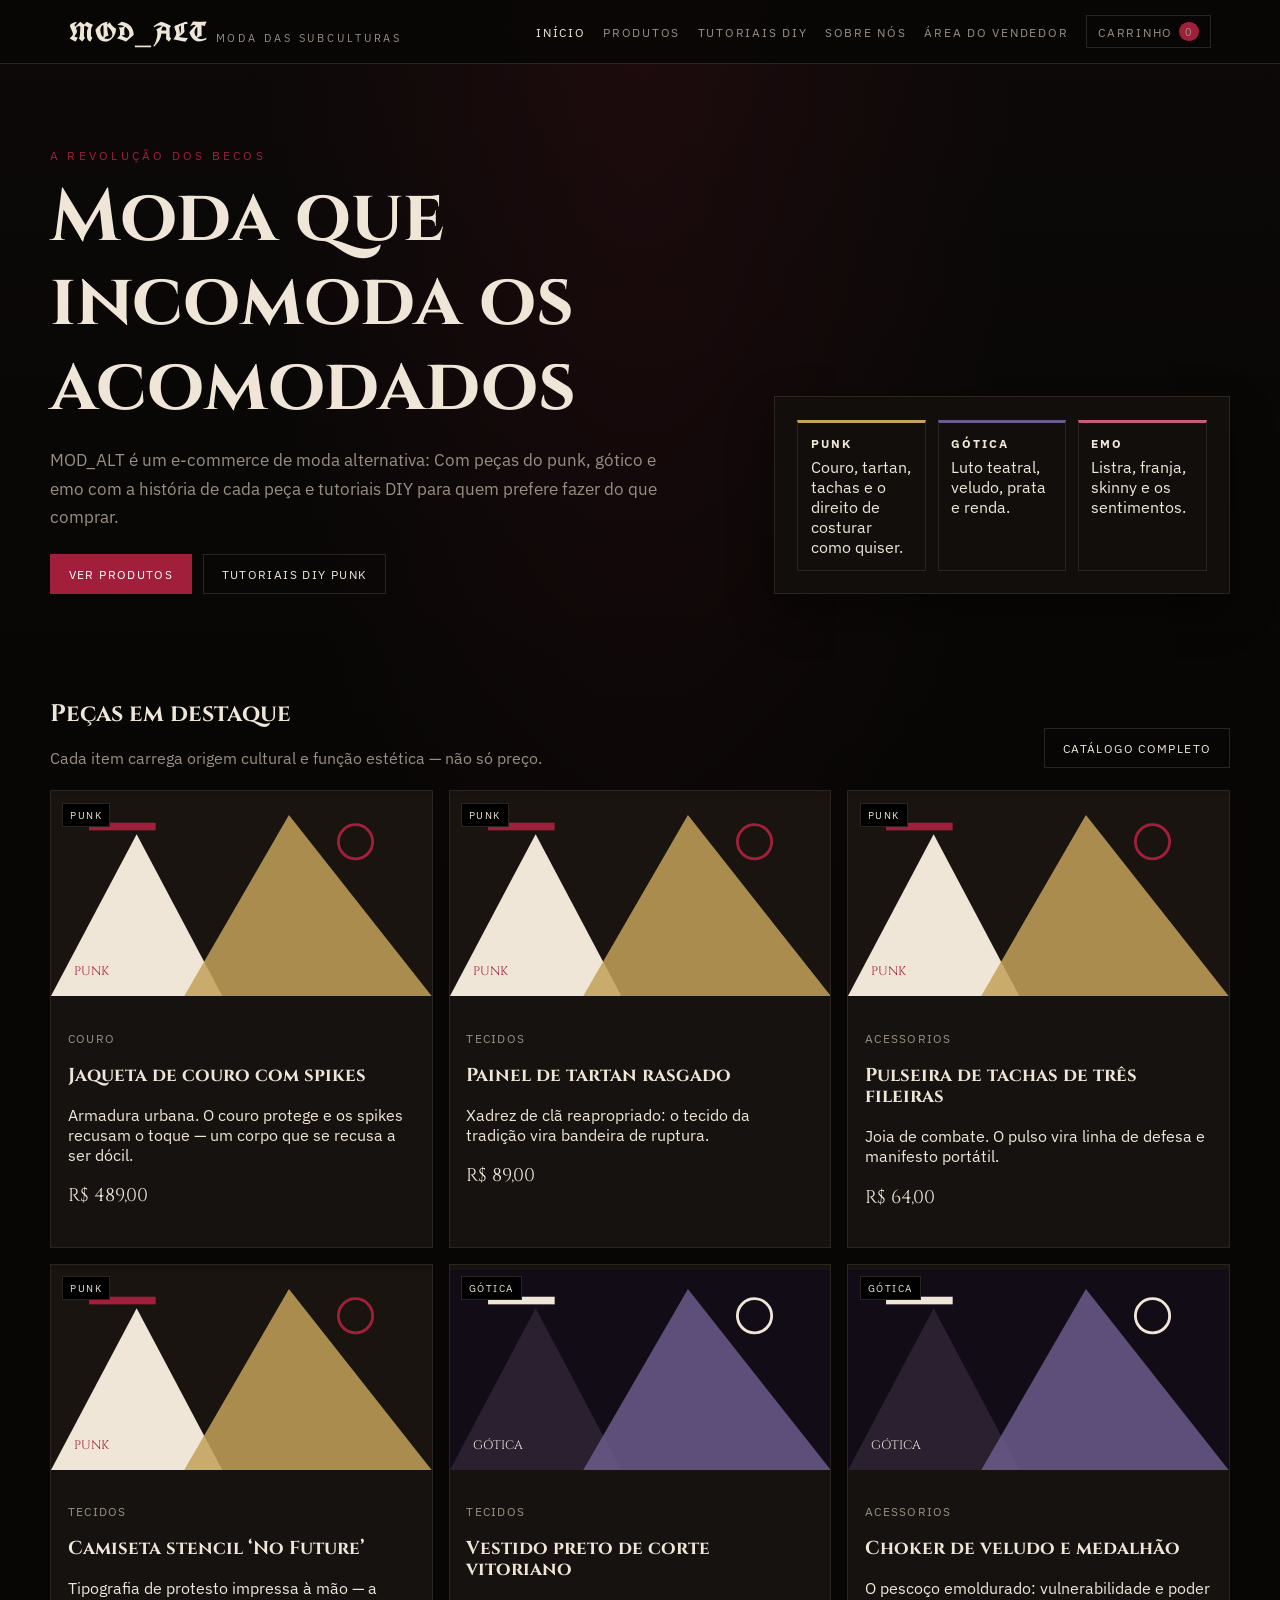
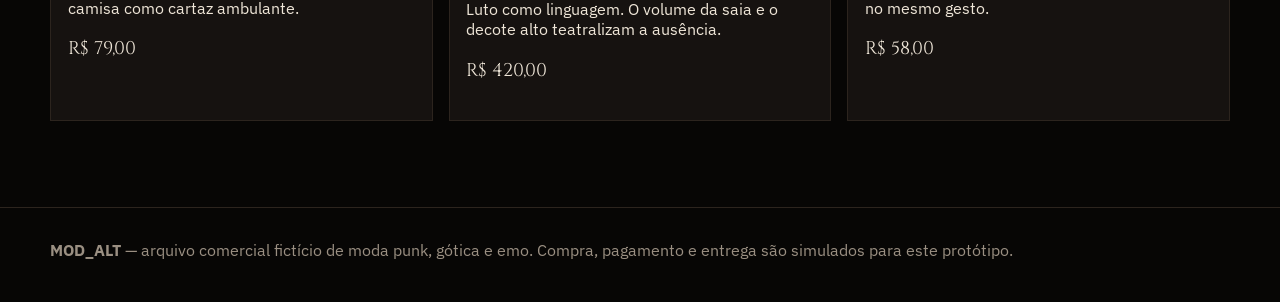
<file: index.html>
<!DOCTYPE html>
<html lang="pt-BR">
<head>
  <meta charset="UTF-8">
  <meta name="viewport" content="width=device-width, initial-scale=1.0">
  <title>MOD_ALT — moda das subculturas</title>
  <link rel="preconnect" href="https://fonts.googleapis.com">
  <link rel="preconnect" href="https://fonts.gstatic.com" crossorigin>
  <link href="https://fonts.googleapis.com/css2?family=Cinzel:wght@700&family=IBM+Plex+Sans:wght@400;600&family=UnifrakturCook:wght@700&display=swap" rel="stylesheet">
  <link rel="stylesheet" href="css/style.css">
</head>
<body>
  <header id="site-header" class="site-header"></header>
  <main class="wrap">
    <section class="hero">
      <div>
        <p class="kicker">A revolução dos becos</p>
        <h1>Moda que incomoda os acomodados</h1>
        <p class="lede">
          MOD_ALT é um e-commerce de moda alternativa: Com peças 
          do punk, gótico e emo com a história de cada peça e tutoriais DIY para
          quem prefere fazer do que comprar.
        </p>
        <div class="actions">
          <a class="btn" href="pages/produtos.html">Ver produtos</a>
          <a class="btn ghost" href="pages/diy.html">Tutoriais DIY punk</a>
        </div>
      </div>
      <aside class="hero-panel">
        <div class="cultures">
          <a class="culture punk" href="pages/produtos.html?cultura=punk">
            <b>Punk</b>
            Couro, tartan, tachas e o direito de costurar como quiser.
          </a>
          <a class="culture goth" href="pages/produtos.html?cultura=gotica">
            <b>Gótica</b>
            Luto teatral, veludo, prata e renda.
          </a>
          <a class="culture emo" href="pages/produtos.html?cultura=emo">
            <b>Emo</b>
            Listra, franja, skinny e os sentimentos.
          </a>
        </div>
      </aside>
    </section>

    <section class="section">
      <div class="section-head">
        <div>
          <h2>Peças em destaque</h2>
          <p>Cada item carrega origem cultural e função estética — não só preço.</p>
        </div>
        <a class="btn ghost" href="pages/produtos.html">Catálogo completo</a>
      </div>
      <div class="grid" id="featured"></div>
    </section>
  </main>
  <footer id="site-footer" class="site-footer"></footer>
  <script src="js/produtopadrao.js"></script>
  <script src="js/layout.js"></script>
  <script src="js/inicio.js"></script>
</body>
</html>
</file>
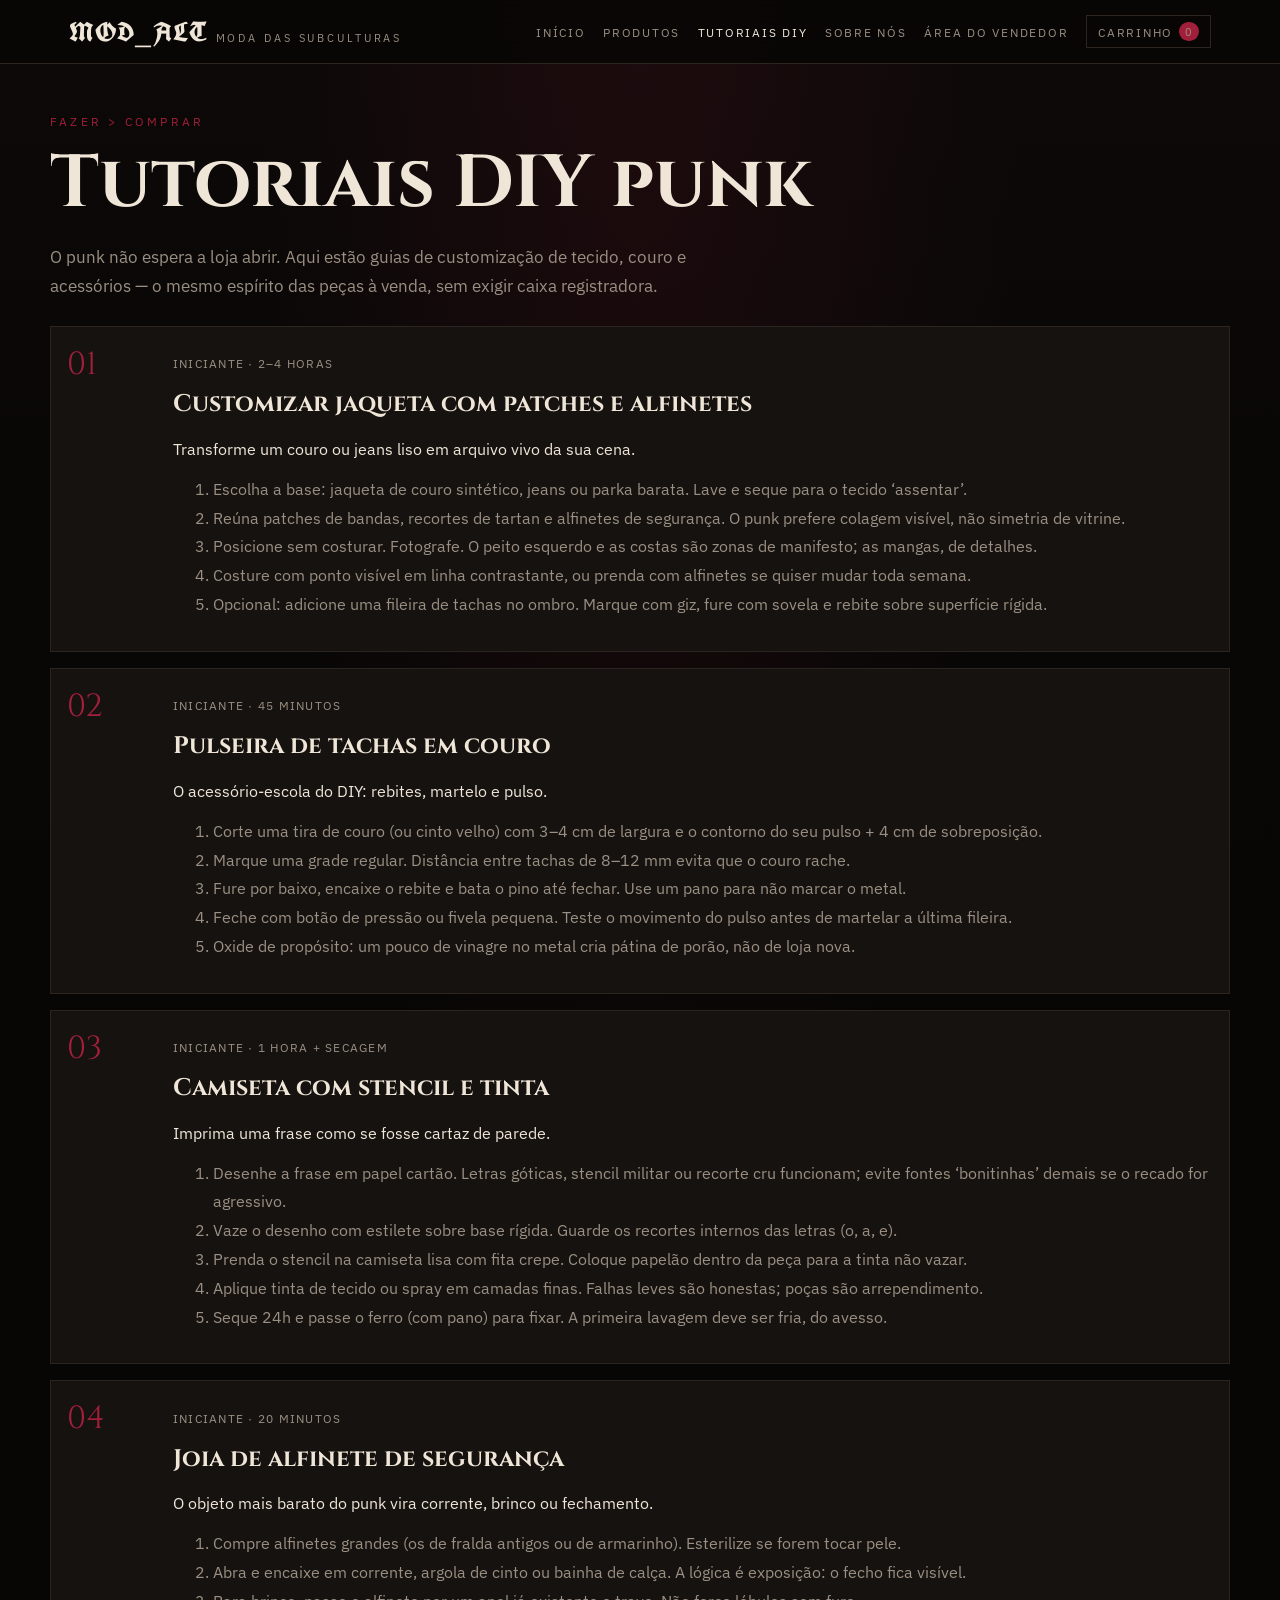
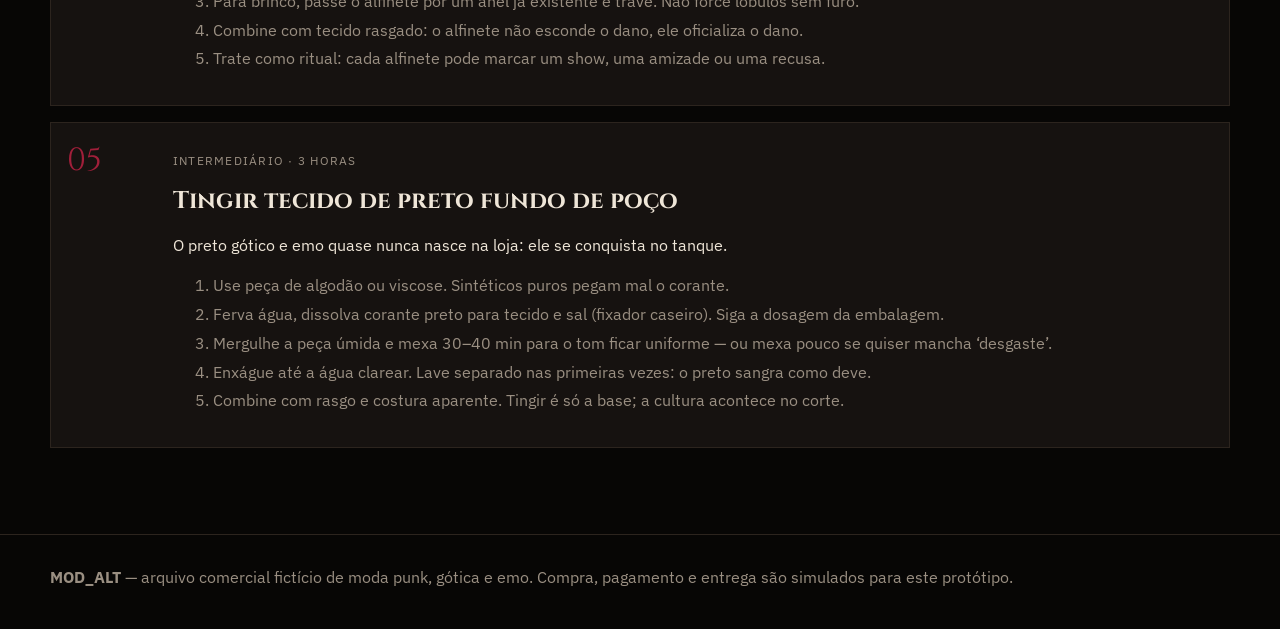
<file: diy.html>
<!DOCTYPE html>
<html lang="pt-BR">
<head>
  <meta charset="UTF-8">
  <meta name="viewport" content="width=device-width, initial-scale=1.0">
  <title>Tutoriais DIY punk — MOD_ALT</title>
  <link rel="preconnect" href="https://fonts.googleapis.com">
  <link rel="preconnect" href="https://fonts.gstatic.com" crossorigin>
  <link href="https://fonts.googleapis.com/css2?family=Cinzel:wght@700&family=IBM+Plex+Sans:wght@400;600&family=UnifrakturCook:wght@700&display=swap" rel="stylesheet">
  <link rel="stylesheet" href="css/style.css">
</head>
<body>
  <header id="site-header" class="site-header"></header>
  <main class="wrap section">
    <p class="kicker">fazer > comprar</p>
    <h1>Tutoriais DIY punk</h1>
    <p class="lede">O punk não espera a loja abrir. Aqui estão guias de customização de tecido, couro e acessórios — o mesmo espírito das peças à venda, sem exigir caixa registradora.</p>
    <div id="tutorials" style="display:grid;gap:1rem;margin-top:1.6rem"></div>
  </main>
  <footer id="site-footer" class="site-footer"></footer>
  <script src="js/store.js"></script>
  <script src="js/layout.js"></script>
  <script>
    layout("diy");
    document.getElementById("tutorials").innerHTML = TUTORIALS.map((t, idx) => `
      <article class="tutorial" id="${t.id}">
        <div class="step-num">${String(idx + 1).padStart(2, "0")}</div>
        <div>
          <p class="meta">${t.level} · ${t.time}</p>
          <h2>${t.title}</h2>
          <p>${t.summary}</p>
          <ol class="history">
            ${t.steps.map((s) => `<li>${s}</li>`).join("")}
          </ol>
        </div>
      </article>
    `).join("");
  </script>
</body>
</html>
</file>
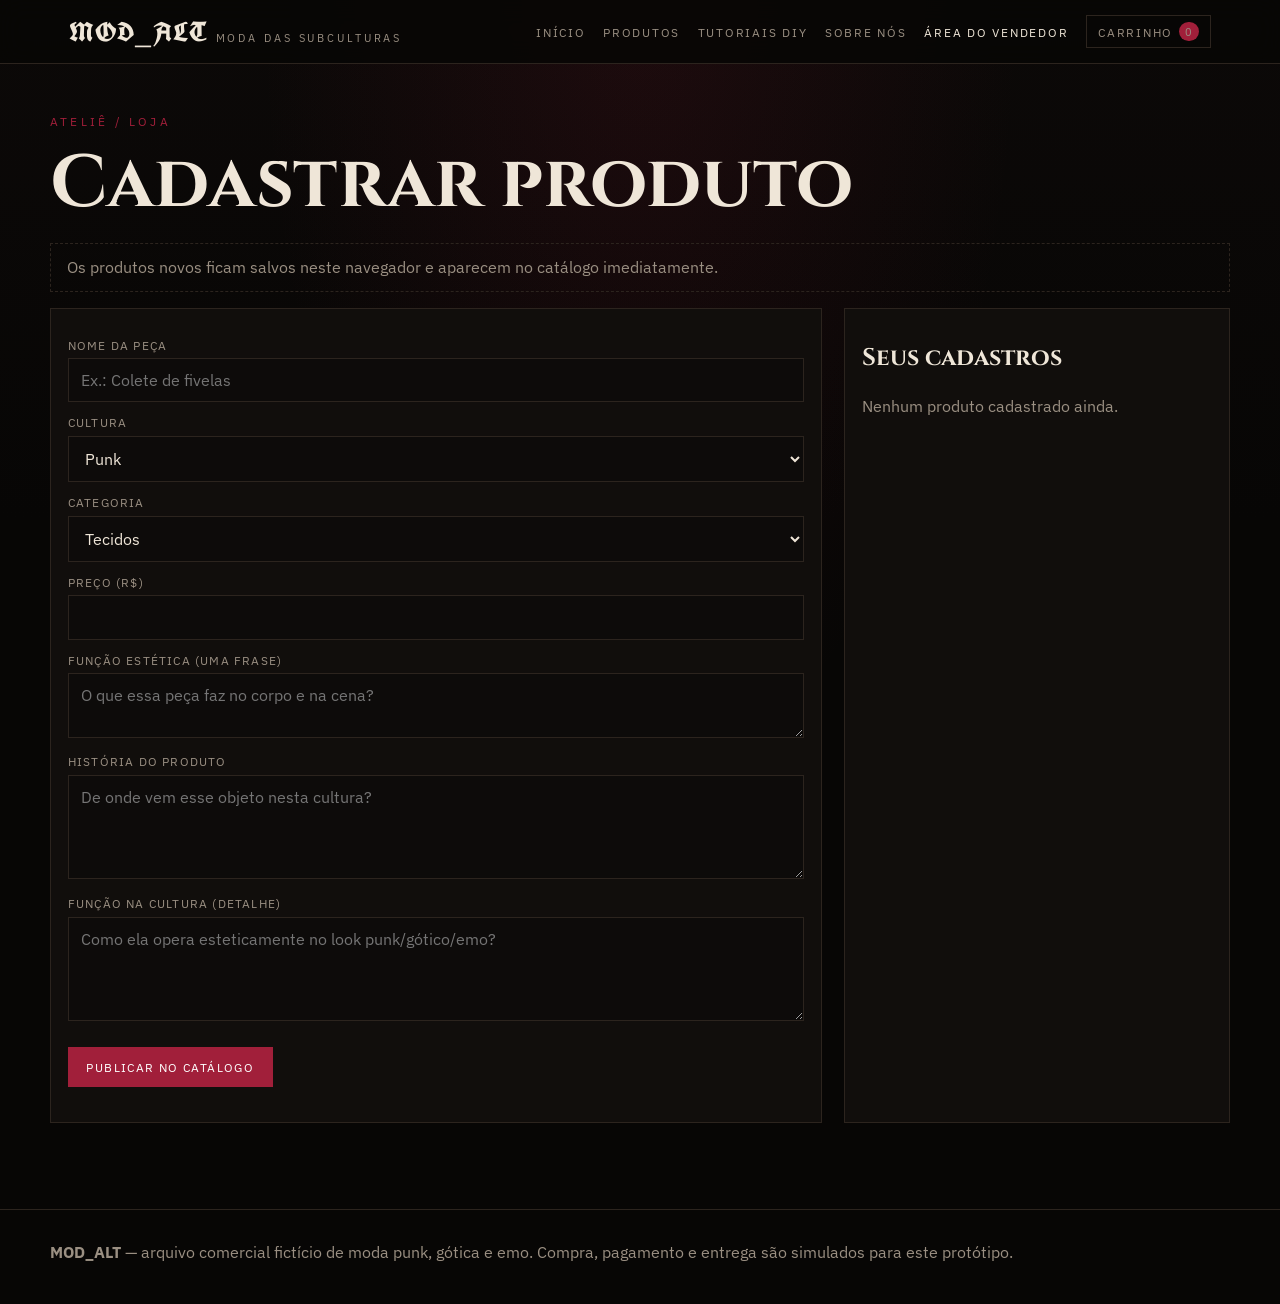
<file: vendedor.html>
<!DOCTYPE html>
<html lang="pt-BR">
<head>
  <meta charset="UTF-8">
  <meta name="viewport" content="width=device-width, initial-scale=1.0">
  <title>Área do vendedor — MOD_ALT</title>
  <link rel="preconnect" href="https://fonts.googleapis.com">
  <link rel="preconnect" href="https://fonts.gstatic.com" crossorigin>
  <link href="https://fonts.googleapis.com/css2?family=Cinzel:wght@700&family=IBM+Plex+Sans:wght@400;600&family=UnifrakturCook:wght@700&display=swap" rel="stylesheet">
  <link rel="stylesheet" href="css/style.css">
</head>
<body>
  <header id="site-header" class="site-header"></header>
  <main class="wrap section">
    <p class="kicker">ateliê / loja</p>
    <h1>Cadastrar produto</h1>
    <p class="notice">Os produtos novos ficam salvos neste navegador e aparecem no catálogo imediatamente.</p>
    <div class="layout-2">
      <form class="panel" id="seller-form">
        <label>Nome da peça</label>
        <input name="name" required placeholder="Ex.: Colete de fivelas">
        <label>Cultura</label>
        <select name="culture" required>
          <option value="punk">Punk</option>
          <option value="gotica">Gótica</option>
          <option value="emo">Emo</option>
        </select>
        <label>Categoria</label>
        <select name="category" required>
          <option value="tecidos">Tecidos</option>
          <option value="couro">Couro</option>
          <option value="acessorios">Acessórios</option>
        </select>
        <label>Preço (R$)</label>
        <input name="price" type="number" min="1" step="0.01" required>
        <label>Função estética (uma frase)</label>
        <textarea name="aesthetic" rows="2" required placeholder="O que essa peça faz no corpo e na cena?"></textarea>
        <label>História do produto</label>
        <textarea name="history" rows="4" required placeholder="De onde vem esse objeto nesta cultura?"></textarea>
        <label>Função na cultura (detalhe)</label>
        <textarea name="function" rows="4" required placeholder="Como ela opera esteticamente no look punk/gótico/emo?"></textarea>
        <div class="actions">
          <button class="btn" type="submit">Publicar no catálogo</button>
        </div>
        <p id="seller-msg"></p>
      </form>
      <aside class="panel">
        <h2>Seus cadastros</h2>
        <div id="mine"></div>
      </aside>
    </div>
  </main>
  <footer id="site-footer" class="site-footer"></footer>
  <script src="js/store.js"></script>
  <script src="js/layout.js"></script>
  <script>
    layout("vendedor");
    function listMine() {
      const extra = JSON.parse(localStorage.getItem("modalt_products") || "[]");
      document.getElementById("mine").innerHTML = extra.length
        ? extra.map((p) => `<p><a href="produto.html?id=${p.id}">${p.name}</a><br><span class="meta">${cultureLabel(p.culture)} · ${money(p.price)}</span></p>`).join("")
        : '<p class="history">Nenhum produto cadastrado ainda.</p>';
    }
    listMine();
    document.getElementById("seller-form").onsubmit = (e) => {
      e.preventDefault();
      const data = Object.fromEntries(new FormData(e.target));
      const product = {
        id: "s-" + Date.now(),
        name: data.name,
        culture: data.culture,
        category: data.category,
        price: Number(data.price),
        aesthetic: data.aesthetic,
        history: data.history,
        function: data.function
      };
      saveSellerProduct(product);
      e.target.reset();
      document.getElementById("seller-msg").innerHTML = '<span class="notice success">Peça publicada. Ela já aparece em Produtos.</span>';
      listMine();
    };
  </script>
</body>
</html>
</file>
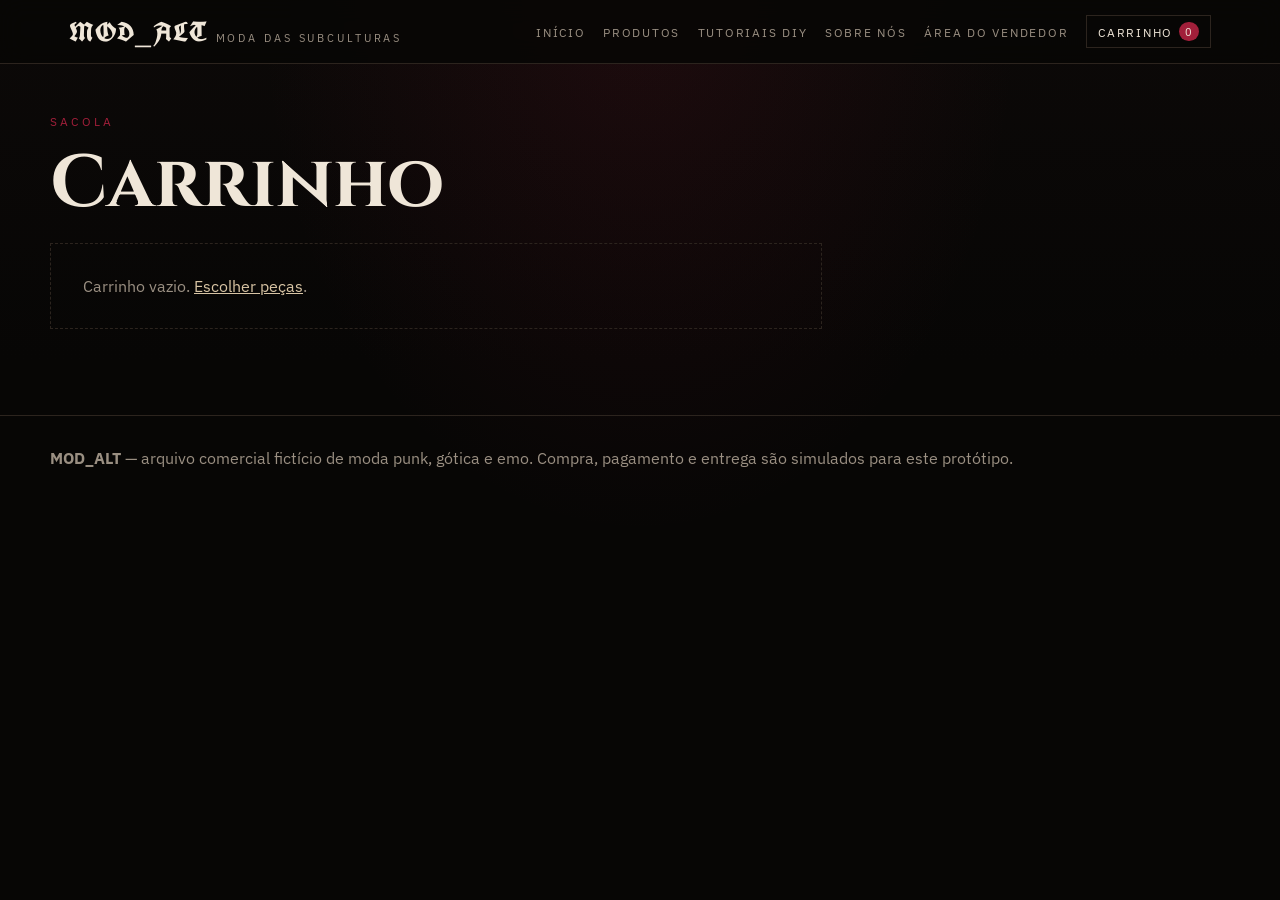
<file: pages/carrinho.html>
<!DOCTYPE html>
<html lang="pt-BR">
<head>
  <meta charset="UTF-8">
  <meta name="viewport" content="width=device-width, initial-scale=1.0">
  <title>Carrinho — MOD_ALT</title>
  <link rel="preconnect" href="https://fonts.googleapis.com">
  <link rel="preconnect" href="https://fonts.gstatic.com" crossorigin>
  <link href="https://fonts.googleapis.com/css2?family=Cinzel:wght@700&family=IBM+Plex+Sans:wght@400;600&family=UnifrakturCook:wght@700&display=swap" rel="stylesheet">
  <link rel="stylesheet" href="../css/style.css">
</head>
<body>
  <header id="site-header" class="site-header"></header>
  <main class="wrap section">
    <p class="kicker">sacola</p>
    <h1>Carrinho</h1>
    <div class="layout-2" id="cart-root"></div>
  </main>
  <footer id="site-footer" class="site-footer"></footer>
  <script src="../js/produtopadrao.js"></script>
  <script src="../js/layout.js"></script>
  <script src="../js/carrinho.js"></script>
</body>
</html>
</file>
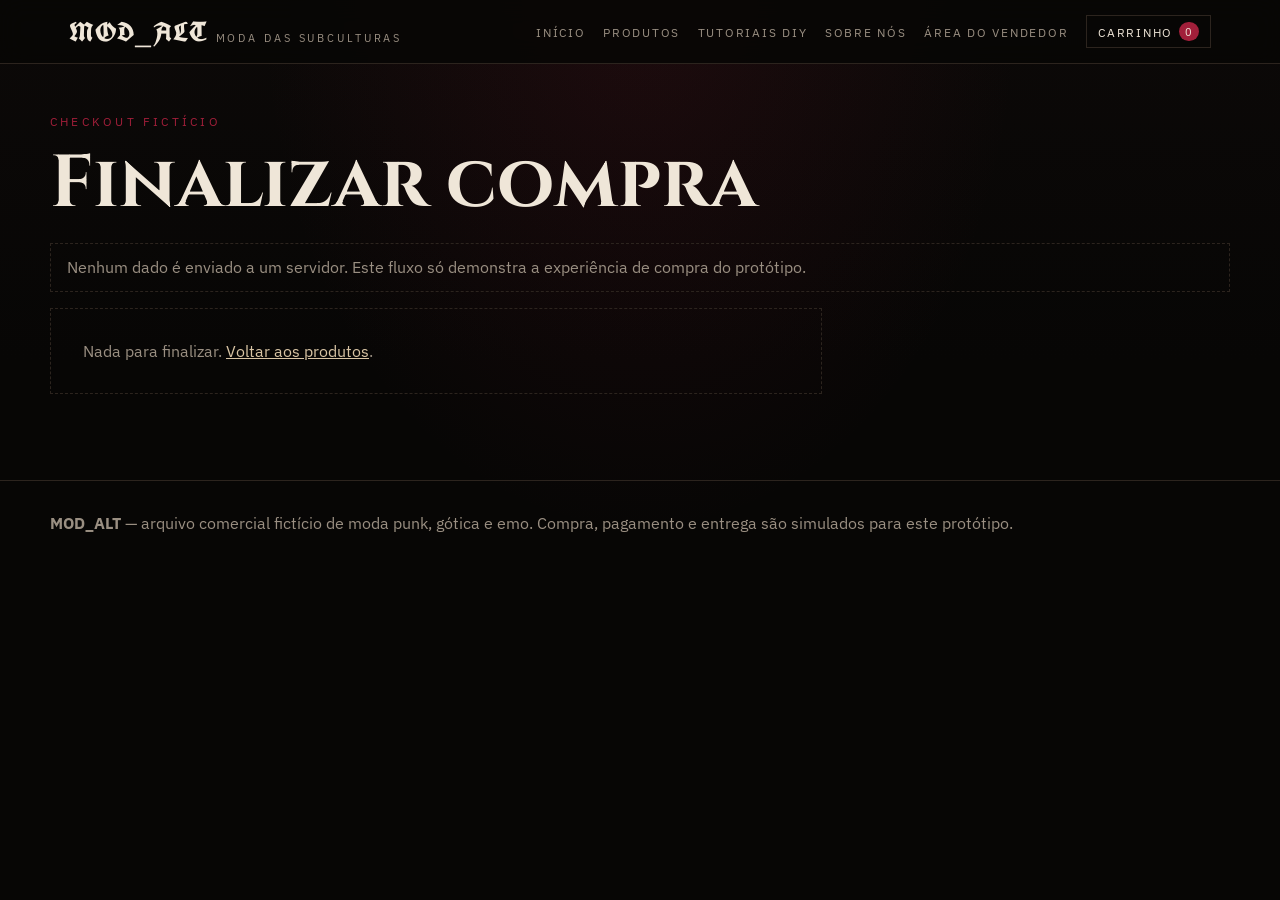
<file: pages/checkout.html>
<!DOCTYPE html>
<html lang="pt-BR">
<head>
  <meta charset="UTF-8">
  <meta name="viewport" content="width=device-width, initial-scale=1.0">
  <title>Finalizar compra — MOD_ALT</title>
  <link rel="preconnect" href="https://fonts.googleapis.com">
  <link rel="preconnect" href="https://fonts.gstatic.com" crossorigin>
  <link href="https://fonts.googleapis.com/css2?family=Cinzel:wght@700&family=IBM+Plex+Sans:wght@400;600&family=UnifrakturCook:wght@700&display=swap" rel="stylesheet">
  <link rel="stylesheet" href="../css/style.css">
</head>
<body>
  <header id="site-header" class="site-header"></header>
  <main class="wrap section">
    <p class="kicker">checkout fictício</p>
    <h1>Finalizar compra</h1>
    <p class="notice">Nenhum dado é enviado a um servidor. Este fluxo só demonstra a experiência de compra do protótipo.</p>
    <div class="layout-2" id="checkout-root"></div>
  </main>
  <footer id="site-footer" class="site-footer"></footer>
  <script src="../js/produtopadrao.js"></script>
  <script src="../js/layout.js"></script>
  <script src="../js/checkout.js"></script>
</body>
</html>
</file>
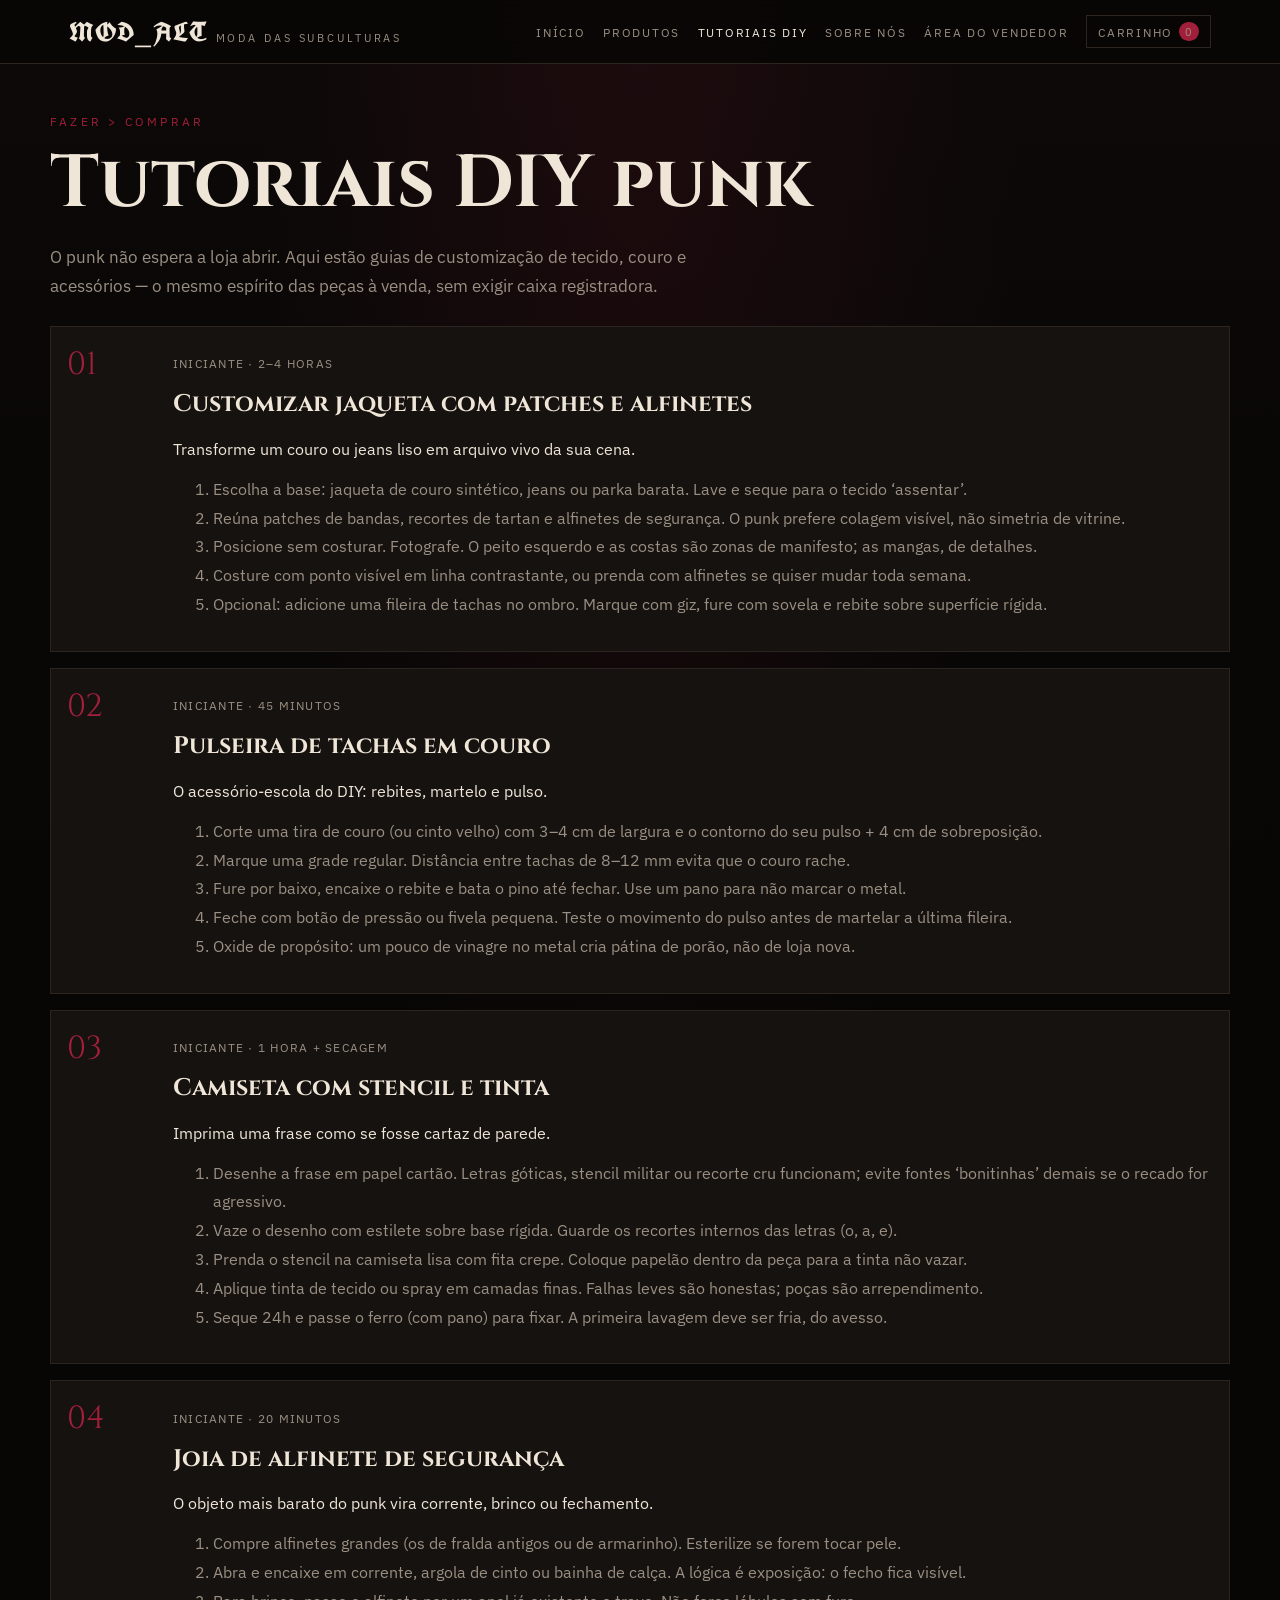
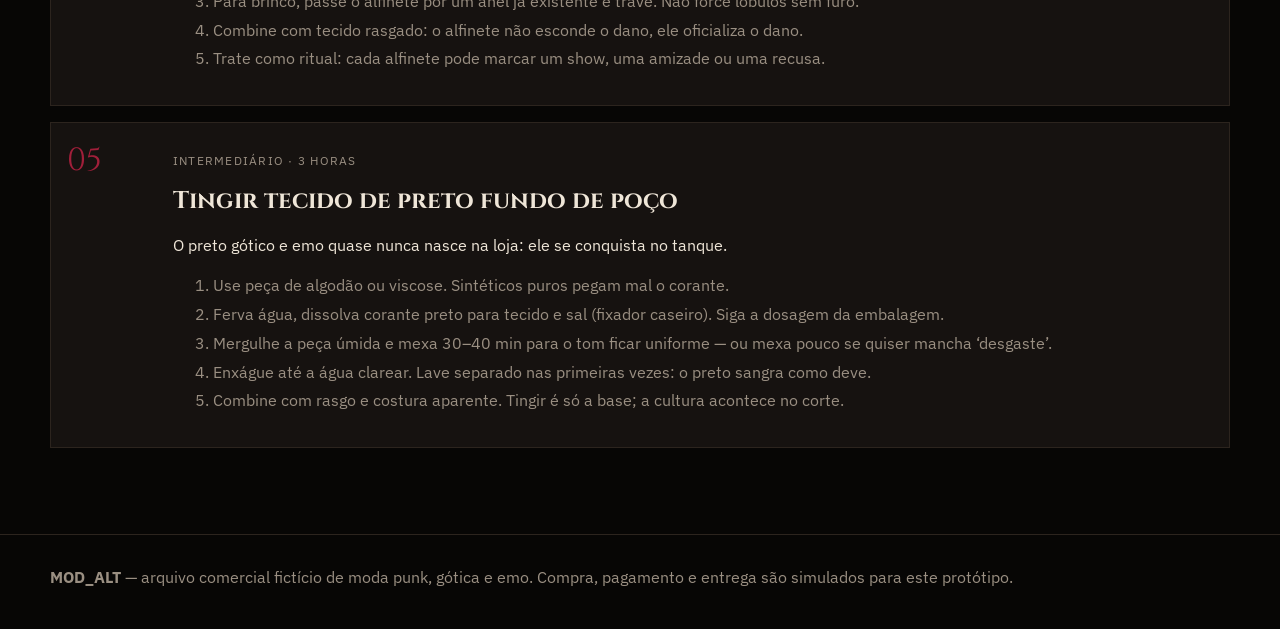
<file: pages/diy.html>
<!DOCTYPE html>
<html lang="pt-BR">
<head>
  <meta charset="UTF-8">
  <meta name="viewport" content="width=device-width, initial-scale=1.0">
  <title>Tutoriais DIY punk — MOD_ALT</title>
  <link rel="preconnect" href="https://fonts.googleapis.com">
  <link rel="preconnect" href="https://fonts.gstatic.com" crossorigin>
  <link href="https://fonts.googleapis.com/css2?family=Cinzel:wght@700&family=IBM+Plex+Sans:wght@400;600&family=UnifrakturCook:wght@700&display=swap" rel="stylesheet">
  <link rel="stylesheet" href="../css/style.css">
</head>
<body>
  <header id="site-header" class="site-header"></header>
  <main class="wrap section">
    <p class="kicker">fazer > comprar</p>
    <h1>Tutoriais DIY punk</h1>
    <p class="lede">O punk não espera a loja abrir. Aqui estão guias de customização de tecido, couro e acessórios — o mesmo espírito das peças à venda, sem exigir caixa registradora.</p>
    <div id="tutorials" style="display:grid;gap:1rem;margin-top:1.6rem"></div>
  </main>
  <footer id="site-footer" class="site-footer"></footer>
  <script src="../js/produtopadrao.js"></script>
  <script src="../js/layout.js"></script>
  <script src="../js/diy.js"></script>
</body>
</html>
</file>
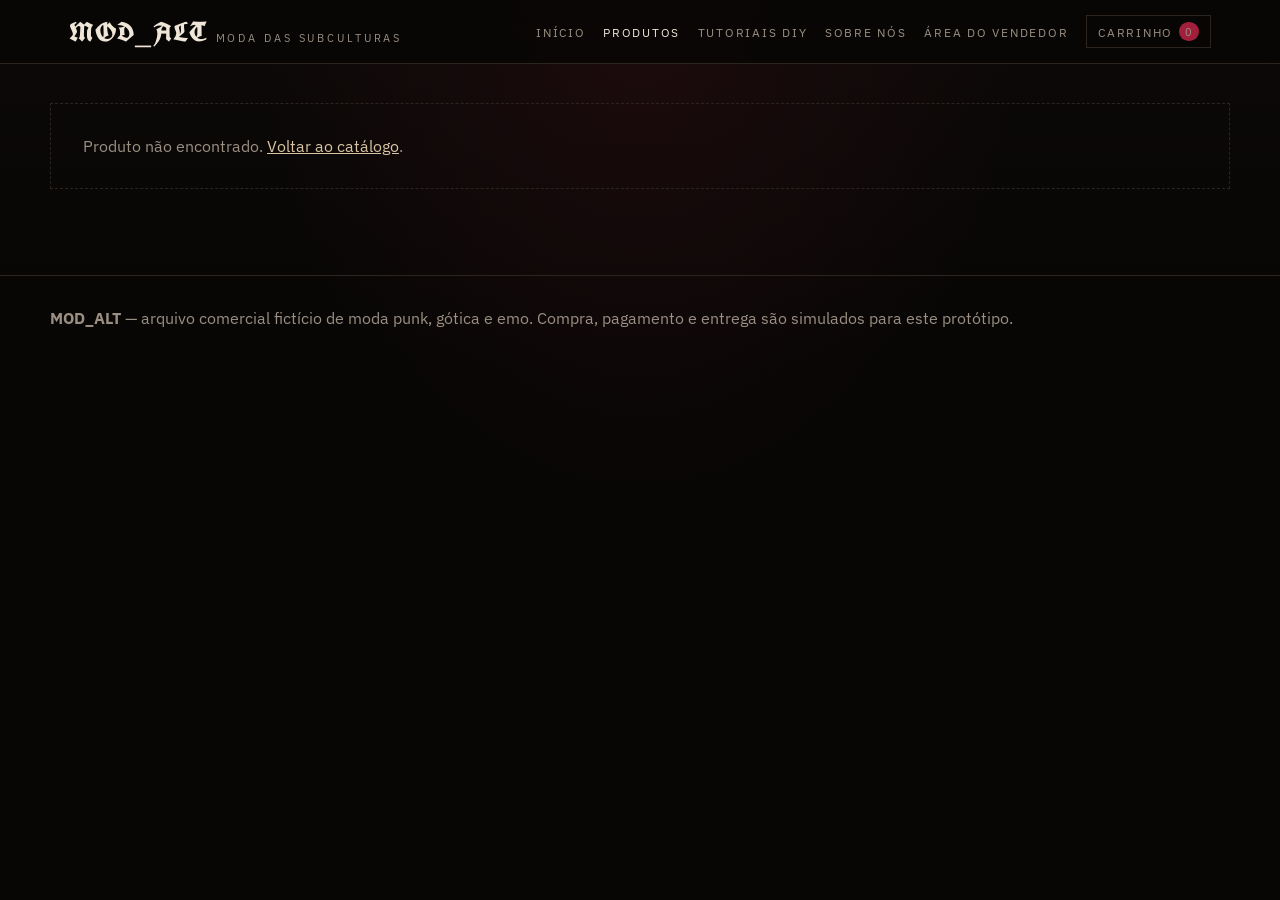
<file: pages/produto.html>
<!DOCTYPE html>
<html lang="pt-BR">
<head>
  <meta charset="UTF-8">
  <meta name="viewport" content="width=device-width, initial-scale=1.0">
  <title>Produto — MOD_ALT</title>
  <link rel="preconnect" href="https://fonts.googleapis.com">
  <link rel="preconnect" href="https://fonts.gstatic.com" crossorigin>
  <link href="https://fonts.googleapis.com/css2?family=Cinzel:wght@700&family=IBM+Plex+Sans:wght@400;600&family=UnifrakturCook:wght@700&display=swap" rel="stylesheet">
  <link rel="stylesheet" href="../css/style.css">
</head>
<body>
  <header id="site-header" class="site-header"></header>
  <main class="wrap" id="product-root"></main>
  <footer id="site-footer" class="site-footer"></footer>
  <script src="../js/produtopadrao.js"></script>
  <script src="../js/layout.js"></script>
  <script src="../js/produto.js"></script>
</body>
</html>
</file>
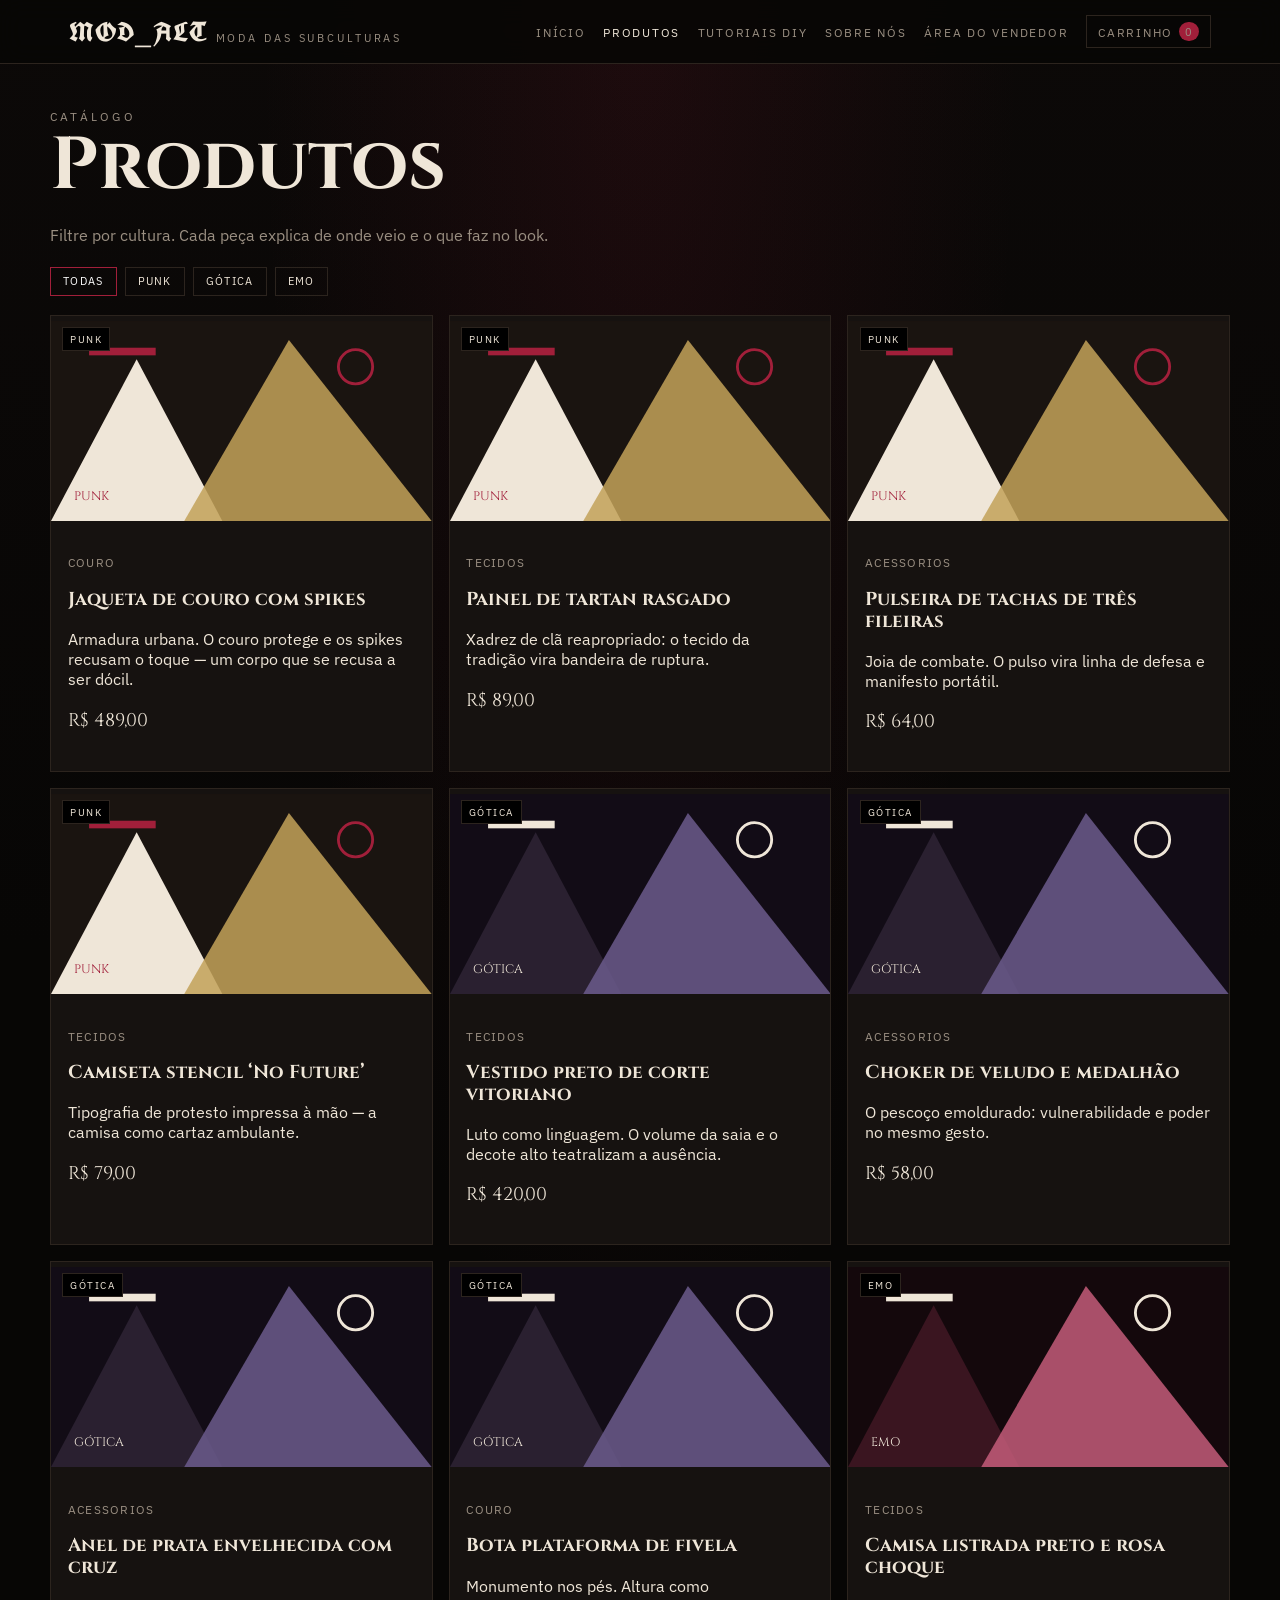
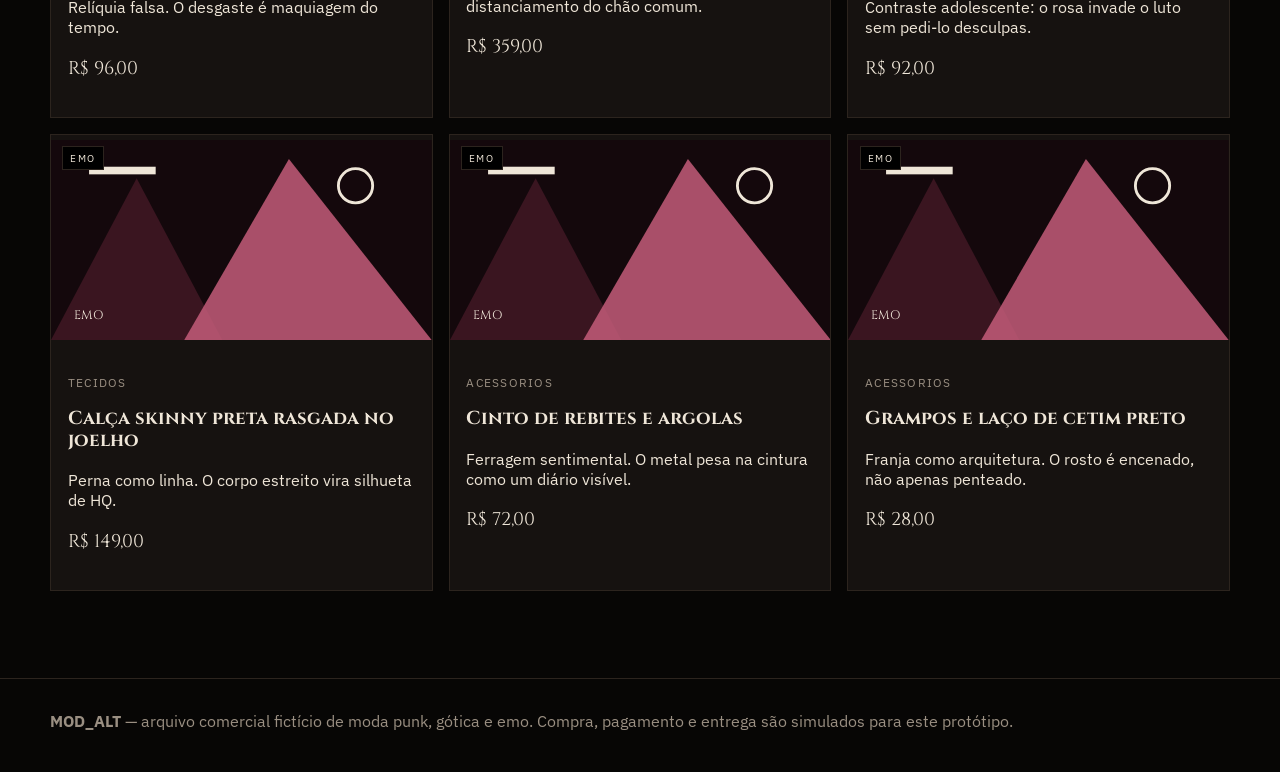
<file: pages/produtos.html>
<!DOCTYPE html>
<html lang="pt-BR">
<head>
  <meta charset="UTF-8">
  <meta name="viewport" content="width=device-width, initial-scale=1.0">
  <title>Produtos — MOD_ALT</title>
  <link rel="preconnect" href="https://fonts.googleapis.com">
  <link rel="preconnect" href="https://fonts.gstatic.com" crossorigin>
  <link href="https://fonts.googleapis.com/css2?family=Cinzel:wght@700&family=IBM+Plex+Sans:wght@400;600&family=UnifrakturCook:wght@700&display=swap" rel="stylesheet">
  <link rel="stylesheet" href="../css/style.css">
</head>
<body>
  <header id="site-header" class="site-header"></header>
  <main class="wrap section">
    <div class="section-head">
      <div>
        <p class="kicker">catálogo</p>
        <h1>Produtos</h1>
        <p>Filtre por cultura. Cada peça explica de onde veio e o que faz no look.</p>
      </div>
    </div>
    <div class="filters" id="filters"></div>
    <div class="grid" id="catalog"></div>
  </main>
  <footer id="site-footer" class="site-footer"></footer>
  <script src="../js/produtopadrao.js"></script>
  <script src="../js/layout.js"></script>
  <script src="../js/produtos.js"></script>
</body>
</html>
</file>
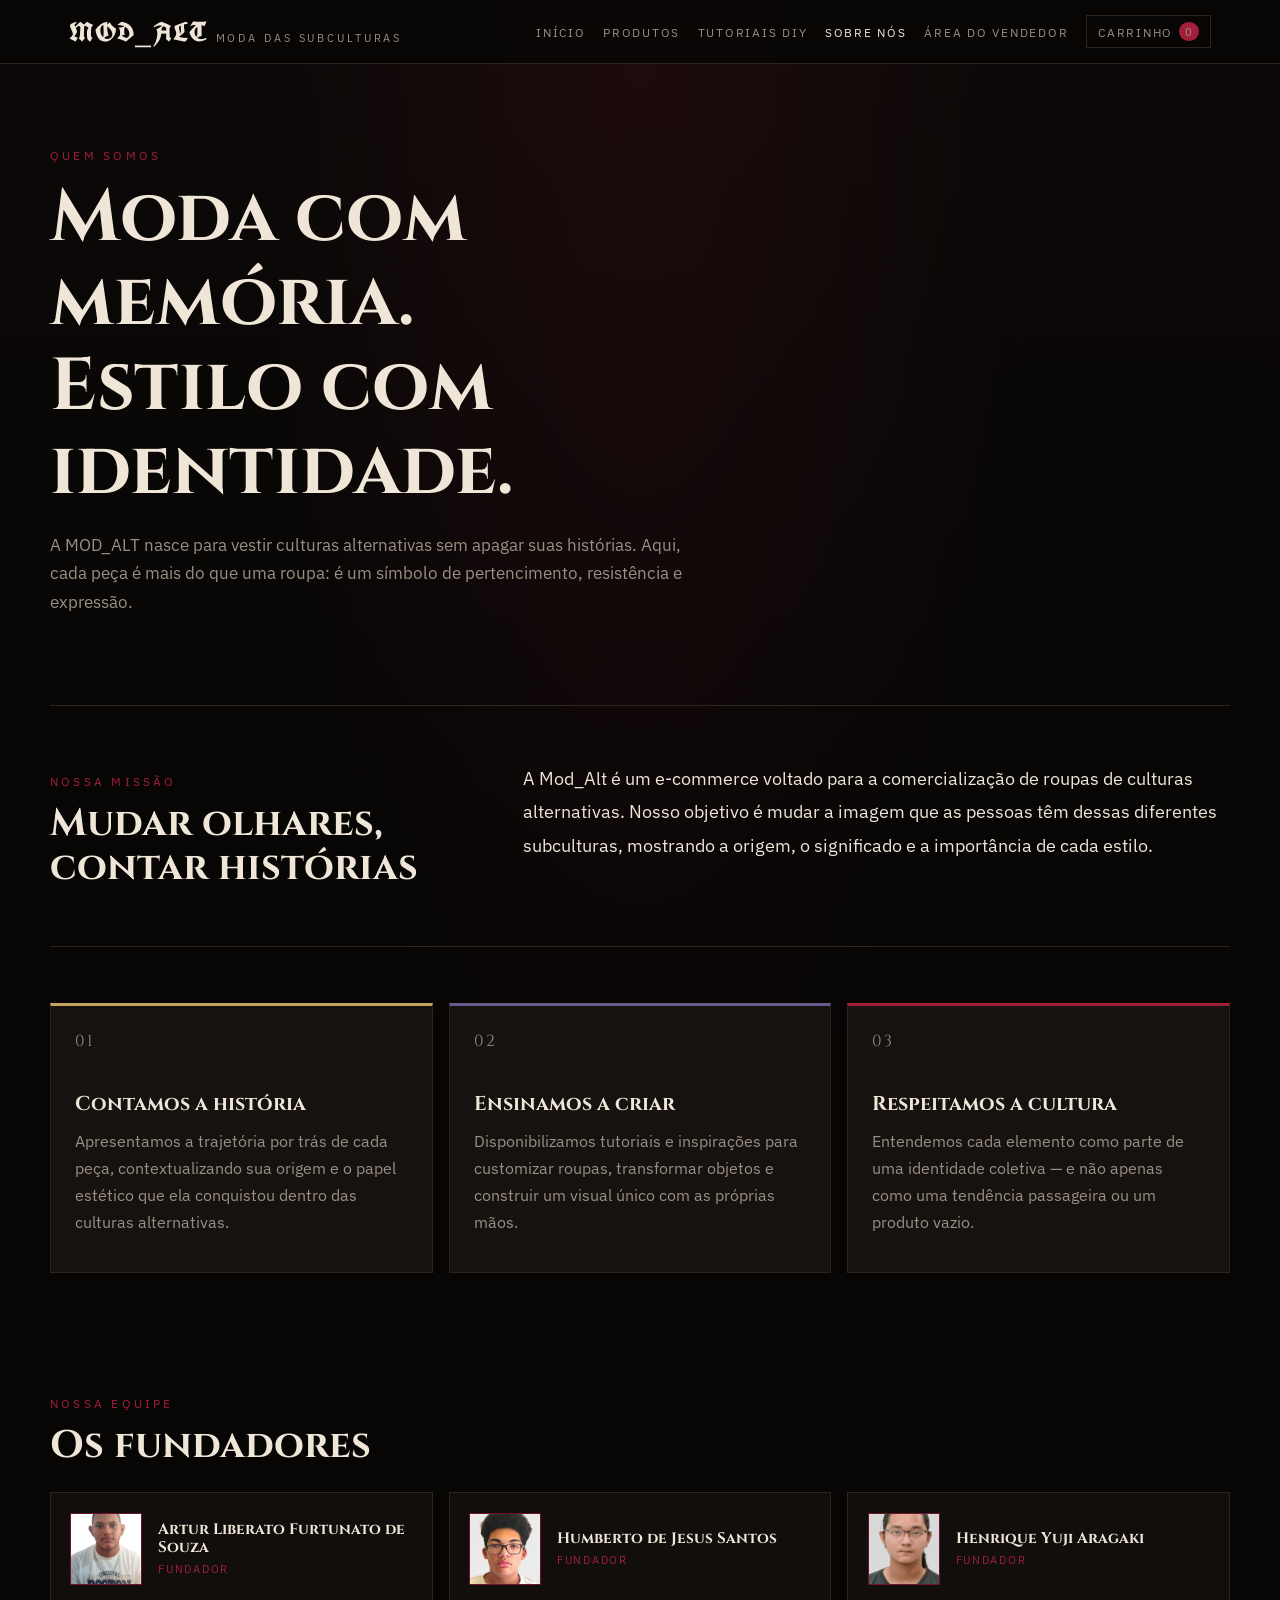
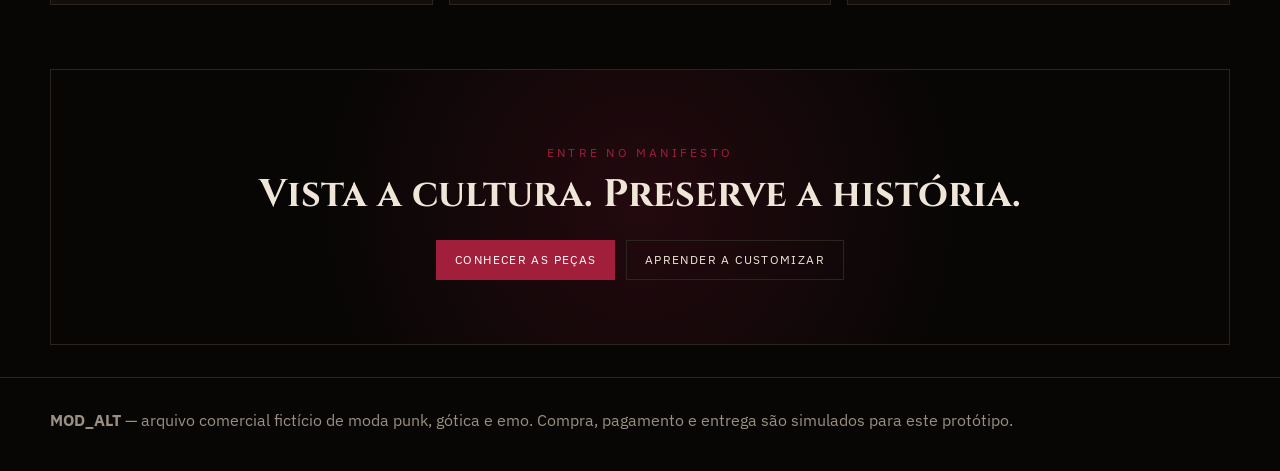
<file: pages/sobre.html>
<!DOCTYPE html>
<html lang="pt-BR">
<head>
  <meta charset="UTF-8">
  <meta name="viewport" content="width=device-width, initial-scale=1.0">
  <title>Sobre nós — MOD_ALT</title>
  <link rel="preconnect" href="https://fonts.googleapis.com">
  <link rel="preconnect" href="https://fonts.gstatic.com" crossorigin>
  <link href="https://fonts.googleapis.com/css2?family=Cinzel:wght@700&family=IBM+Plex+Sans:wght@400;600&family=UnifrakturCook:wght@700&display=swap" rel="stylesheet">
  <link rel="stylesheet" href="../css/style.css">
</head>
<body>
  <header id="site-header" class="site-header"></header>

  <main>
    <section class="about-hero wrap">
      <div class="about-copy">
        <p class="kicker">Quem somos</p>
        <h1>Moda com memória.<br>Estilo com identidade.</h1>
        <p class="lede">A MOD_ALT nasce para vestir culturas alternativas sem apagar suas histórias. Aqui, cada peça é mais do que uma roupa: é um símbolo de pertencimento, resistência e expressão.</p>
      </div>
    </section>

    <section class="about-manifest wrap">
      <div>
        <p class="kicker">Nossa missão</p>
        <h2>Mudar olhares, contar histórias</h2>
      </div>
      <p>A Mod_Alt é um e-commerce voltado para a comercialização de roupas de culturas alternativas. Nosso objetivo é mudar a imagem que as pessoas têm dessas diferentes subculturas, mostrando a origem, o significado e a importância de cada estilo.</p>
    </section>

    <section class="about-values wrap">
      <article class="value-card">
        <span class="value-number">01</span>
        <h3>Contamos a história</h3>
        <p>Apresentamos a trajetória por trás de cada peça, contextualizando sua origem e o papel estético que ela conquistou dentro das culturas alternativas.</p>
      </article>
      <article class="value-card">
        <span class="value-number">02</span>
        <h3>Ensinamos a criar</h3>
        <p>Disponibilizamos tutoriais e inspirações para customizar roupas, transformar objetos e construir um visual único com as próprias mãos.</p>
      </article>
      <article class="value-card">
        <span class="value-number">03</span>
        <h3>Respeitamos a cultura</h3>
        <p>Entendemos cada elemento como parte de uma identidade coletiva — e não apenas como uma tendência passageira ou um produto vazio.</p>
      </article>
    </section>

    <section class="founders wrap">
      <div class="founders-heading">
        <p class="kicker">Nossa equipe</p>
        <h2>Os fundadores</h2>
      </div>
      <div class="founders-grid">
        <article class="founder-card">
          <img class="founder-avatar" src="../img/bitelo.jpg" alt="Artur Liberato Furtunato de Souza">
          <div>
            <h3>Artur Liberato Furtunato de Souza</h3>
            <p>Fundador</p>
          </div>
        </article>
        <article class="founder-card">
          <img class="founder-avatar" src="../img/humberto.jpg" alt="Humberto de Jesus Santos">
          <div>
            <h3>Humberto de Jesus Santos</h3>
            <p>Fundador</p>
          </div>
        </article>
        <article class="founder-card">
          <img class="founder-avatar" src="../img/yuji.jpg" alt="Henrique Yuji Aragaki">
          <div>
            <h3>Henrique Yuji Aragaki</h3>
            <p>Fundador</p>
          </div>
        </article>
      </div>
    </section>

    <section class="about-cta wrap">
      <p class="kicker">Entre no manifesto</p>
      <h2>Vista a cultura. Preserve a história.</h2>
      <div class="actions">
        <a class="btn" href="produtos.html">Conhecer as peças</a>
        <a class="btn ghost" href="diy.html">Aprender a customizar</a>
      </div>
    </section>
  </main>

  <footer id="site-footer" class="site-footer"></footer>
  <script src="../js/produtopadrao.js"></script>
  <script src="../js/layout.js"></script>
  <script>layout("sobre");</script>
</body>
</html>
</file>
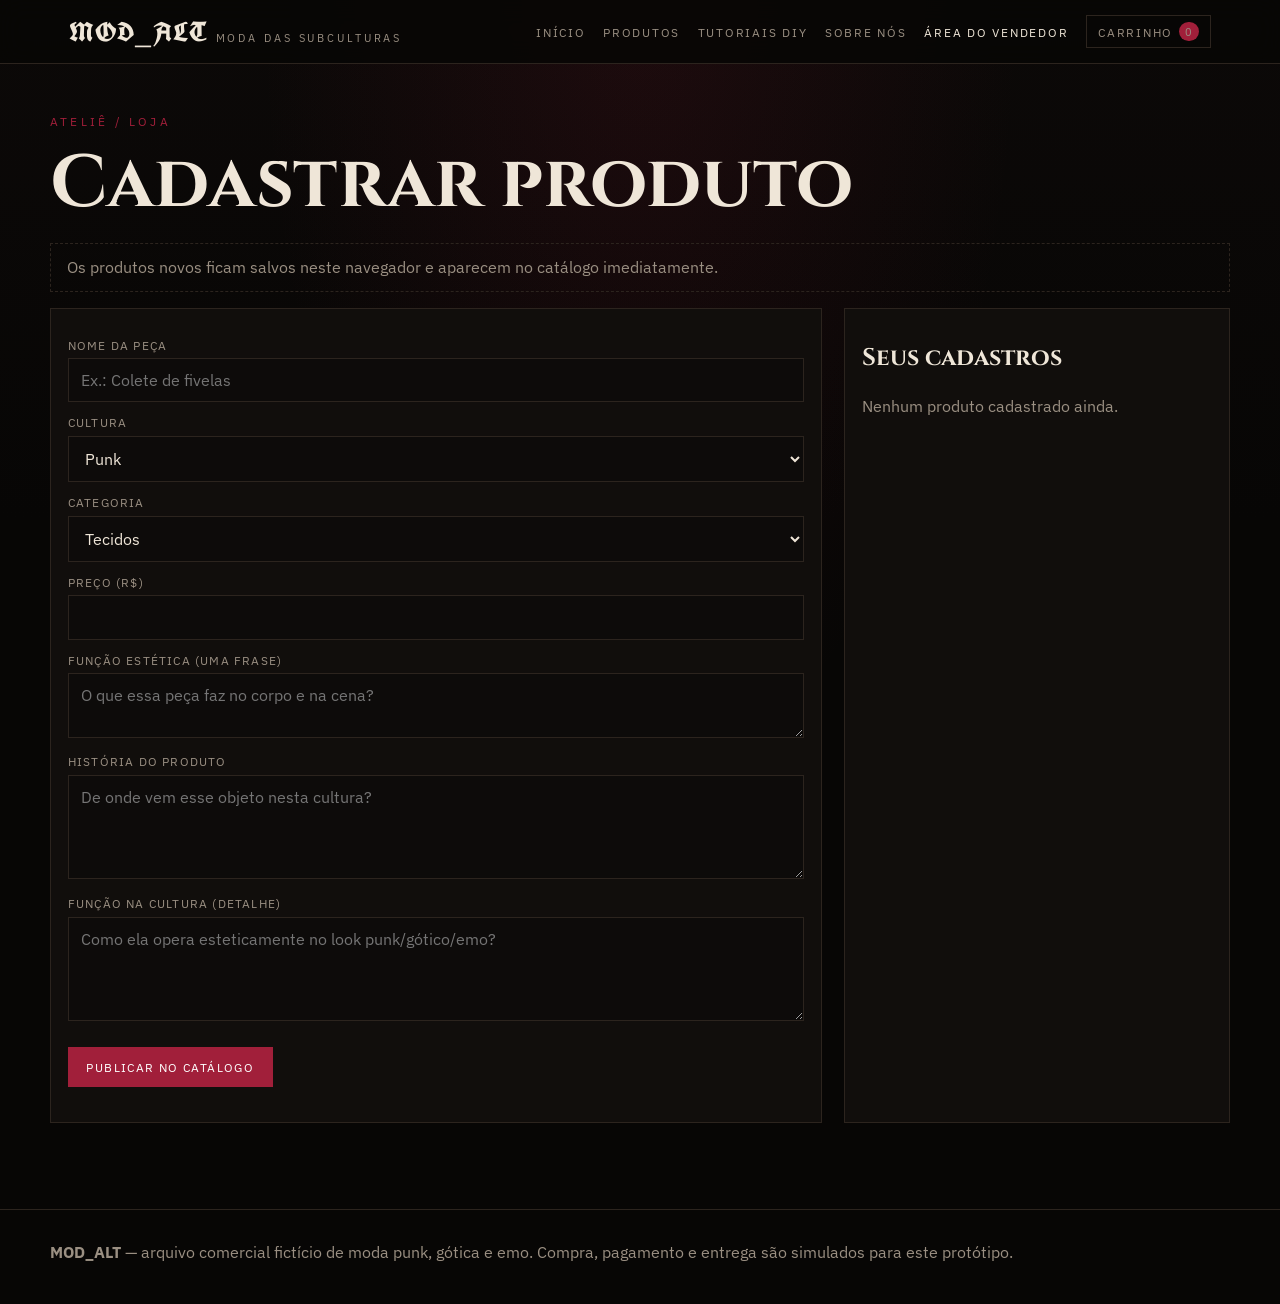
<file: pages/vendedor.html>
<!DOCTYPE html>
<html lang="pt-BR">
<head>
  <meta charset="UTF-8">
  <meta name="viewport" content="width=device-width, initial-scale=1.0">
  <title>Área do vendedor — MOD_ALT</title>
  <link rel="preconnect" href="https://fonts.googleapis.com">
  <link rel="preconnect" href="https://fonts.gstatic.com" crossorigin>
  <link href="https://fonts.googleapis.com/css2?family=Cinzel:wght@700&family=IBM+Plex+Sans:wght@400;600&family=UnifrakturCook:wght@700&display=swap" rel="stylesheet">
  <link rel="stylesheet" href="../css/style.css">
</head>
<body>
  <header id="site-header" class="site-header"></header>
  <main class="wrap section">
    <p class="kicker">ateliê / loja</p>
    <h1>Cadastrar produto</h1>
    <p class="notice">Os produtos novos ficam salvos neste navegador e aparecem no catálogo imediatamente.</p>
    <div class="layout-2">
      <form class="panel" id="seller-form">
        <label>Nome da peça</label>
        <input name="name" required placeholder="Ex.: Colete de fivelas">
        <label>Cultura</label>
        <select name="culture" required>
          <option value="punk">Punk</option>
          <option value="gotica">Gótica</option>
          <option value="emo">Emo</option>
        </select>
        <label>Categoria</label>
        <select name="category" required>
          <option value="tecidos">Tecidos</option>
          <option value="couro">Couro</option>
          <option value="acessorios">Acessórios</option>
        </select>
        <label>Preço (R$)</label>
        <input name="price" type="number" min="1" step="0.01" required>
        <label>Função estética (uma frase)</label>
        <textarea name="aesthetic" rows="2" required placeholder="O que essa peça faz no corpo e na cena?"></textarea>
        <label>História do produto</label>
        <textarea name="history" rows="4" required placeholder="De onde vem esse objeto nesta cultura?"></textarea>
        <label>Função na cultura (detalhe)</label>
        <textarea name="function" rows="4" required placeholder="Como ela opera esteticamente no look punk/gótico/emo?"></textarea>
        <div class="actions">
          <button class="btn" type="submit">Publicar no catálogo</button>
        </div>
        <p id="seller-msg"></p>
      </form>
      <aside class="panel">
        <h2>Seus cadastros</h2>
        <div id="mine"></div>
      </aside>
    </div>
  </main>
  <footer id="site-footer" class="site-footer"></footer>
  <script src="../js/produtopadrao.js"></script>
  <script src="../js/layout.js"></script>
  <script src="../js/vendedor.js"></script>
</body>
</html>
</file>
<file: css/style.css>
:root {
  --bg: #070605;
  --bg-raised: #110e0c;
  --bg-card: #161210;
  --ink: #efe6d8;
  --muted: #9a8f82;
  --line: #2c241e;
  --blood: #a11f3a;
  --blood-deep: #6d1228;
  --bone: #d8c4a4;
  --silver: #b7b3ae;
  --goth: #6b5b8c;
  --emo: #c45c7a;
  --punk: #c4a35a;
  --ok: #7ea36a;
  --danger: #d45a4a;
  --radius: 2px;
  --shadow: 0 18px 40px rgba(0, 0, 0, 0.45);
}

*,
*::before,
*::after {
  box-sizing: border-box;
}

html {
  scroll-behavior: smooth;
}

body {
  margin: 0;
  min-height: 100vh;
  font-family: "IBM Plex Sans", "Segoe UI", sans-serif;
  color: var(--ink);
  background: var(--bg);
  background-image:
    radial-gradient(ellipse at top, rgba(161, 31, 58, 0.12), transparent 42%),
    linear-gradient(180deg, #0c0908 0%, #070605 40%);
}

img {
  max-width: 100%;
  display: block;
}

a {
  color: inherit;
  text-decoration: none;
}

button,
input,
textarea,
select {
  font: inherit;
  color: inherit;
}

.site-header {
  position: sticky;
  top: 0;
  z-index: 40;
  border-bottom: 1px solid var(--line);
  background: rgba(7, 6, 5, 0.88);
  backdrop-filter: blur(12px);
}

.nav-wrap {
  max-width: 1180px;
  margin: 0 auto;
  padding: 0.85rem 1.2rem;
  display: flex;
  align-items: center;
  justify-content: space-between;
  gap: 1rem;
}

.brand {
  display: flex;
  align-items: baseline;
  gap: 0.55rem;
  letter-spacing: 0.18em;
}

.brand strong {
  font-family: "UnifrakturCook", "Cinzel Decorative", serif;
  font-size: 1.7rem;
  font-weight: 700;
  letter-spacing: 0.04em;
}

.brand span {
  font-size: 0.68rem;
  color: var(--muted);
  text-transform: uppercase;
}

.nav-links {
  display: flex;
  flex-wrap: wrap;
  gap: 0.35rem 1.1rem;
  align-items: center;
}

.nav-links a {
  font-size: 0.78rem;
  letter-spacing: 0.14em;
  text-transform: uppercase;
  color: var(--muted);
}

.nav-links a:hover,
.nav-links a.active {
  color: var(--ink);
}

.cart-link {
  border: 1px solid var(--line);
  padding: 0.35rem 0.7rem;
  display: inline-flex;
  gap: 0.4rem;
  align-items: center;
}

#cart-count {
  min-width: 1.2rem;
  height: 1.2rem;
  border-radius: 99px;
  background: var(--blood);
  display: grid;
  place-items: center;
  font-size: 0.7rem;
}

.wrap {
  width: min(1180px, calc(100% - 2rem));
  margin: 0 auto;
}

.hero {
  padding: 4.5rem 0 3rem;
  display: grid;
  grid-template-columns: 1.2fr 0.8fr;
  gap: 2.5rem;
  align-items: end;
}

.kicker {
  color: var(--blood);
  letter-spacing: 0.28em;
  text-transform: uppercase;
  font-size: 0.72rem;
  margin-bottom: 0.8rem;
}

h1,
h2,
h3 {
  font-family: "Cinzel", serif;
  font-weight: 700;
  line-height: 1.15;
}

h1 {
  font-size: clamp(2.4rem, 6vw, 4.6rem);
  margin: 0 0 1rem;
}

.lede {
  max-width: 40rem;
  color: var(--muted);
  font-size: 1.05rem;
  line-height: 1.7;
}

.hero-panel {
  border: 1px solid var(--line);
  background: var(--bg-raised);
  padding: 1.4rem;
  box-shadow: var(--shadow);
}

.hero-panel p {
  margin: 0 0 1rem;
  color: var(--muted);
}

.cultures {
  display: grid;
  grid-template-columns: repeat(3, 1fr);
  gap: 0.7rem;
}

.culture {
  padding: 0.8rem;
  border: 1px solid var(--line);
  min-height: 7.5rem;
}

.culture b {
  display: block;
  letter-spacing: 0.16em;
  text-transform: uppercase;
  font-size: 0.75rem;
  margin-bottom: 0.4rem;
}

.culture.punk { border-top: 3px solid var(--punk); }
.culture.goth { border-top: 3px solid var(--goth); }
.culture.emo { border-top: 3px solid var(--emo); }

.btn {
  display: inline-flex;
  align-items: center;
  justify-content: center;
  gap: 0.45rem;
  border: 1px solid transparent;
  padding: 0.72rem 1.1rem;
  cursor: pointer;
  text-transform: uppercase;
  letter-spacing: 0.12em;
  font-size: 0.72rem;
  background: var(--blood);
  color: #fff;
}

.btn:hover {
  background: var(--blood-deep);
}

.btn.ghost {
  background: transparent;
  border-color: var(--line);
  color: var(--ink);
}

.btn.ghost:hover {
  border-color: var(--bone);
}

.actions {
  display: flex;
  flex-wrap: wrap;
  gap: 0.7rem;
  margin-top: 1.4rem;
}

.section {
  padding: 2.4rem 0 3.4rem;
}

.section-head {
  display: flex;
  justify-content: space-between;
  align-items: end;
  gap: 1rem;
  margin-bottom: 1.4rem;
}

.section-head p {
  color: var(--muted);
  margin: 0.4rem 0 0;
}

.grid {
  display: grid;
  grid-template-columns: repeat(3, 1fr);
  gap: 1rem;
}

.card {
  background: var(--bg-card);
  border: 1px solid var(--line);
  overflow: hidden;
  display: flex;
  flex-direction: column;
}

.card:hover {
  border-color: #4a3d32;
}

.thumb {
  height: 210px;
  position: relative;
}

.thumb svg {
  width: 100%;
  height: 100%;
}

.badge {
  position: absolute;
  top: 0.7rem;
  left: 0.7rem;
  font-size: 0.65rem;
  letter-spacing: 0.14em;
  text-transform: uppercase;
  padding: 0.25rem 0.45rem;
  background: #000;
  border: 1px solid var(--line);
}

.card-body,
.product-copy,
.panel {
  padding: 1rem 1.05rem 1.15rem;
}

.meta {
  color: var(--muted);
  font-size: 0.78rem;
  letter-spacing: 0.1em;
  text-transform: uppercase;
}

.price {
  font-family: "Cinzel", serif;
  font-size: 1.15rem;
}

.filters {
  display: flex;
  flex-wrap: wrap;
  gap: 0.5rem;
  margin-bottom: 1.2rem;
}

.chip {
  border: 1px solid var(--line);
  background: transparent;
  padding: 0.4rem 0.75rem;
  cursor: pointer;
  letter-spacing: 0.12em;
  text-transform: uppercase;
  font-size: 0.68rem;
}

.chip.active,
.chip:hover {
  border-color: var(--blood);
  color: #fff;
}

.product-page {
  display: grid;
  grid-template-columns: 1fr 1fr;
  gap: 2rem;
  padding: 2.5rem 0 4rem;
}

.history {
  color: var(--muted);
  line-height: 1.8;
}

.cart-table {
  width: 100%;
  border-collapse: collapse;
}

.cart-table th,
.cart-table td {
  text-align: left;
  padding: 0.9rem 0.4rem;
  border-bottom: 1px solid var(--line);
  vertical-align: middle;
}

.qty {
  width: 4.2rem;
  background: #0d0b0a;
  border: 1px solid var(--line);
  padding: 0.4rem;
}

.layout-2 {
  display: grid;
  grid-template-columns: 1.4fr 0.7fr;
  gap: 1.4rem;
}

.panel {
  background: var(--bg-raised);
  border: 1px solid var(--line);
}

label {
  display: block;
  font-size: 0.75rem;
  letter-spacing: 0.1em;
  text-transform: uppercase;
  color: var(--muted);
  margin: 0.8rem 0 0.35rem;
}

input,
textarea,
select {
  width: 100%;
  background: #0d0b0a;
  border: 1px solid var(--line);
  padding: 0.7rem 0.75rem;
  outline: none;
}

input:focus,
textarea:focus,
select:focus {
  border-color: var(--bone);
}

.notice {
  padding: 0.85rem 1rem;
  border: 1px dashed var(--line);
  color: var(--muted);
  margin-bottom: 1rem;
}

.success {
  border-color: var(--ok);
  color: var(--ok);
}

.tutorial {
  display: grid;
  grid-template-columns: 90px 1fr;
  gap: 1rem;
  border: 1px solid var(--line);
  background: var(--bg-card);
  padding: 1rem;
}

.step-num {
  font-family: "Cinzel", serif;
  font-size: 2rem;
  color: var(--blood);
}

.site-footer {
  border-top: 1px solid var(--line);
  padding: 2rem 0 2.6rem;
  color: var(--muted);
  margin-top: 2rem;
}

.empty {
  padding: 2rem;
  border: 1px dashed var(--line);
  color: var(--muted);
}

.linkish {
  color: var(--bone);
  text-decoration: underline;
  cursor: pointer;
  background: none;
  border: 0;
  padding: 0;
}

/* Página Sobre nós */
.about-hero {
  min-height: 440px;
  display: grid;
  grid-template-columns: 1.35fr 0.65fr;
  align-items: center;
  gap: 3rem;
  padding-top: 4.5rem;
  padding-bottom: 4.5rem;
}

.about-copy h1 {
  max-width: 760px;
}

.about-mark {
  aspect-ratio: 1;
  max-width: 300px;
  justify-self: end;
  width: 100%;
  border: 1px solid var(--line);
  border-radius: 50%;
  display: flex;
  flex-direction: column;
  align-items: center;
  justify-content: center;
  position: relative;
  background:
    radial-gradient(circle, rgba(161, 31, 58, 0.22), transparent 58%),
    rgba(17, 14, 12, 0.7);
  box-shadow: 0 0 0 12px rgba(161, 31, 58, 0.025), var(--shadow);
}

.about-mark::before,
.about-mark::after {
  content: "";
  position: absolute;
  width: 115%;
  height: 1px;
  background: var(--blood);
  transform: rotate(32deg);
}

.about-mark::after {
  transform: rotate(-32deg);
}

.about-mark span,
.about-mark strong,
.about-mark small {
  z-index: 1;
}

.about-mark span {
  font-family: "Cinzel", serif;
  font-size: 1.1rem;
  letter-spacing: 0.35em;
  margin-right: -0.35em;
}

.about-mark strong {
  font-family: "UnifrakturCook", "Cinzel", serif;
  font-size: clamp(4rem, 8vw, 6.2rem);
  line-height: 0.9;
  color: var(--ink);
}

.about-mark small {
  margin-top: 1.2rem;
  color: var(--muted);
  text-transform: uppercase;
  letter-spacing: 0.2em;
  font-size: 0.62rem;
}

.about-manifest {
  display: grid;
  grid-template-columns: 0.75fr 1.25fr;
  gap: 3rem;
  align-items: start;
  border-top: 1px solid var(--line);
  border-bottom: 1px solid var(--line);
  padding-top: 3.5rem;
  padding-bottom: 3.5rem;
}

.about-manifest h2,
.founders h2,
.about-cta h2 {
  margin: 0;
  font-size: clamp(1.8rem, 3vw, 3rem);
}

.about-manifest > p {
  margin: 0;
  color: var(--ink);
  font-size: 1.12rem;
  line-height: 1.85;
}

.about-values {
  display: grid;
  grid-template-columns: repeat(3, 1fr);
  gap: 1rem;
  padding-top: 3.5rem;
  padding-bottom: 3.5rem;
}

.value-card {
  min-height: 270px;
  border: 1px solid var(--line);
  background: var(--bg-card);
  padding: 1.5rem;
  display: flex;
  flex-direction: column;
}

.value-card:nth-child(1) { border-top: 3px solid var(--punk); }
.value-card:nth-child(2) { border-top: 3px solid var(--goth); }
.value-card:nth-child(3) { border-top: 3px solid var(--blood); }

.value-number {
  color: var(--muted);
  font-family: "Cinzel", serif;
  letter-spacing: 0.12em;
}

.value-card h3 {
  margin: 2.5rem 0 0.8rem;
  font-size: 1.25rem;
}

.value-card p {
  color: var(--muted);
  line-height: 1.7;
  margin: 0;
}

.founders {
  padding-top: 3.5rem;
  padding-bottom: 4rem;
}

.founders-heading {
  margin-bottom: 1.5rem;
}

.founders-grid {
  display: grid;
  grid-template-columns: repeat(3, 1fr);
  gap: 1rem;
}

.founder-card {
  border: 1px solid var(--line);
  background: var(--bg-raised);
  padding: 1.2rem;
  display: flex;
  align-items: center;
  gap: 1rem;
}

.founder-avatar {
  flex: 0 0 72px;
  width: 72px;
  height: 72px;
  object-fit: cover;
  object-position: center;
  border: 1px solid var(--blood-deep);
  display: grid;
  place-items: center;
  font-family: "Cinzel", serif;
  font-size: 1.1rem;
  background: linear-gradient(135deg, var(--bg-card), rgba(161, 31, 58, 0.25));
}

.founder-card h3 {
  margin: 0 0 0.35rem;
  font-size: 0.95rem;
}

.founder-card p {
  margin: 0;
  color: var(--blood);
  text-transform: uppercase;
  letter-spacing: 0.16em;
  font-size: 0.68rem;
}

.about-cta {
  text-align: center;
  border: 1px solid var(--line);
  background:
    linear-gradient(rgba(7, 6, 5, 0.72), rgba(7, 6, 5, 0.72)),
    radial-gradient(circle at center, var(--blood-deep), transparent 55%);
  padding: 4rem 1.5rem;
  margin-bottom: 1rem;
}

.about-cta .actions {
  justify-content: center;
}

@media (max-width: 860px) {
  .hero,
  .grid,
  .product-page,
  .layout-2,
  .cultures {
    grid-template-columns: 1fr;
  }

  .nav-wrap {
    flex-direction: column;
    align-items: flex-start;
  }

  .about-hero,
  .about-manifest,
  .about-values,
  .founders-grid {
    grid-template-columns: 1fr;
  }

  .about-hero {
    gap: 2rem;
    min-height: auto;
  }

  .about-mark {
    justify-self: start;
    max-width: 220px;
  }

  .founder-card {
    min-height: 108px;
  }
}
</file>
